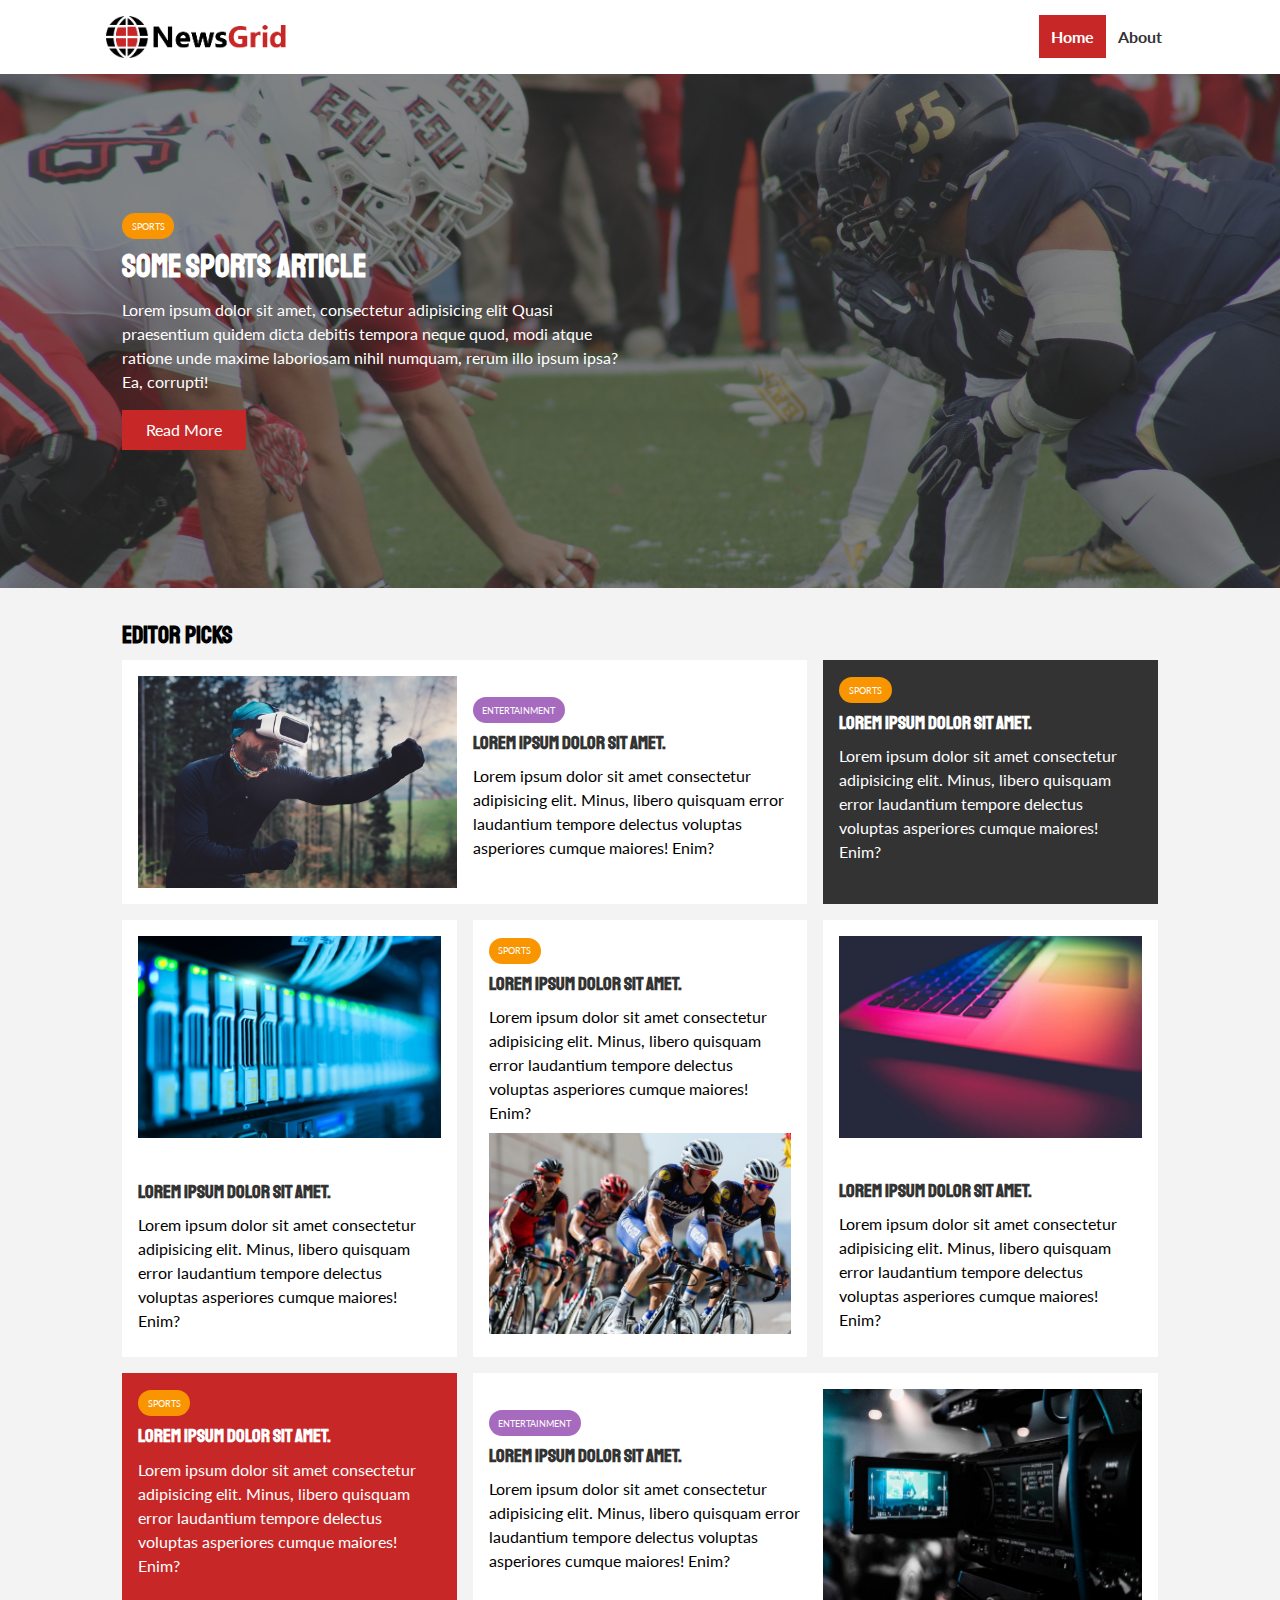
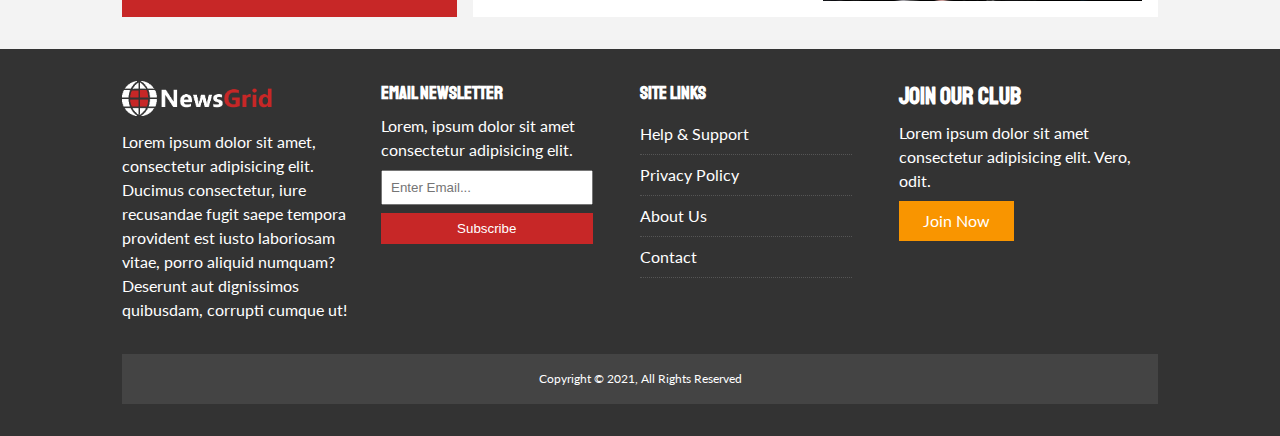
<file: index.html>
<!DOCTYPE html>
<html lang="en">
<head>
    <meta charset="UTF-8">
    <meta http-equiv="X-UA-Compatible" content="IE=edge">
    <meta name="viewport" content="width=device-width, initial-scale=1.0">

    <link rel="stylesheet" href="css/style.css">
    <link rel="stylesheet" media="screen and (max-width: 768px)" href="css/mobile.css">
    <link rel="stylesheet" href="https://use.fontawesome.com/releases/v5.6.3/css/all.css" integrity="sha384-UHRtZLI+pbxtHCWp1t77Bi1L4ZtiqrqD80Kn4Z8NTSRyMA2Fd33n5dQ8lWUE00s/" crossorigin="anonymous">
    <link rel="shortcut icon" type="image/x-icon" href="favicon.ico">
    <link href="https://fonts.googleapis.com/css2?family=Lato&family=Staatliches&display=swap" rel="stylesheet">


    <title>NewsGrid | Latest News</title>
</head>
<body>
    

    <nav id="main-nav">
        <div class="container">
            <img src="img/logo.png" alt="Newsgrid" class="logo">
            <div class="social">
                <a href="http://facebook.com" target="_blank"> <i class="fab fa-facebook fa-2x"></i> </a>
                <a href="http://twitter.com" target="_blank"> <i class="fab fa-twitter fa-2x"></i> </a>
                <a href="http://instagram.com" target="_blank"> <i class="fab fa-instagram fa-2x"></i> </a>
                <a href="http://youtube.com" target="_blank"> <i class="fab fa-youtube fa-2x"></i> </a>
            </div>

            <ul>
                <li> <a class="current"  href="index.html"> Home </a> </li>
                <li> <a href="about.html"> About </a> </li>
            </ul>

        </div>
    </nav>

    <!-- Showcase -->
    <header id="showcase">
        <div class="container">
            <div class="showcase-container">
                <div class="showcase-content">
                    <div class="category category-sports">Sports</div>
                    <h1>Some Sports Article</h1>
                    <p>Lorem ipsum dolor sit amet, consectetur adipisicing elit 
                       Quasi praesentium quidem dicta debitis tempora neque quod, 
                       modi atque ratione unde maxime laboriosam nihil numquam, 
                       rerum illo ipsum ipsa? Ea, corrupti!</p>

<a href="article.html" class="btn btn-primary"> Read More </a>

                </div>
            </div>
        </div>
    </header>

<!-- Home Articles -->
<section id="home-articles" class="py-2">
    <div class="container">
        <h2> Editor Picks </h2>
        <div class="articles-container">

    <article class="card">
        <img src="img/articles/ent1.jpg" alt="">
        <div>
        <div class="category category-ent"> Entertainment </div>
        <h3>
            <a href="article.html"> Lorem ipsum dolor sit amet. </a>
        </h3>
        <p>Lorem ipsum dolor sit amet consectetur adipisicing elit. Minus, libero quisquam error laudantium tempore delectus voluptas asperiores cumque maiores! Enim? </p>
        </div>
    </article>

    <article class="card bg-dark">
        <div class="category category-sports"> Sports </div>
        <h3>
            <a href="article.html"> Lorem ipsum dolor sit amet. </a>
        </h3>
        <p>Lorem ipsum dolor sit amet consectetur adipisicing elit. Minus, libero quisquam error laudantium tempore delectus voluptas asperiores cumque maiores! Enim? </p>
    </article>

    <article class="card">
        <img src="img/articles/tech1.jpg" alt="">
        <div class="category category-tech"> Technology </div>
        <h3>
            <a href="article.html"> Lorem ipsum dolor sit amet. </a>
        </h3>
        <p>Lorem ipsum dolor sit amet consectetur adipisicing elit. Minus, libero quisquam error laudantium tempore delectus voluptas asperiores cumque maiores! Enim? </p>
    </article>

    <article class="card">
        <div class="category category-sports"> Sports </div>
        <h3>
            <a href="article.html"> Lorem ipsum dolor sit amet. </a>
        </h3>
        <p>Lorem ipsum dolor sit amet consectetur adipisicing elit. Minus, libero quisquam error laudantium tempore delectus voluptas asperiores cumque maiores! Enim? </p>
        <img src="img/articles/sports1.jpg" alt="">
    </article>

    <article class="card">
        <img src="img/articles/tech2.jpg" alt="">
        <div class="category category-tech"> Technology </div>
        <h3>
            <a href="article.html"> Lorem ipsum dolor sit amet. </a>
        </h3>
        <p>Lorem ipsum dolor sit amet consectetur adipisicing elit. Minus, libero quisquam error laudantium tempore delectus voluptas asperiores cumque maiores! Enim? </p>
    </article>

<article class="card bg-primary">
        <div class="category category-sports"> Sports </div>
        <h3>
            <a href="article.html"> Lorem ipsum dolor sit amet. </a>
        </h3>
        <p>Lorem ipsum dolor sit amet consectetur adipisicing elit. Minus, libero quisquam error laudantium tempore delectus voluptas asperiores cumque maiores! Enim? </p>
</article>

<article class="card">
    <div>
    <div class="category category-ent"> Entertainment </div>
    <h3>
        <a href="article.html"> Lorem ipsum dolor sit amet. </a>
    </h3>
    <p>Lorem ipsum dolor sit amet consectetur adipisicing elit. Minus, libero quisquam error laudantium tempore delectus voluptas asperiores cumque maiores! Enim? </p>
    </div>
    <img src="img/articles/ent2.jpg" alt="">
</article>
</div>
</div>
</section>

<!-- Footer -->
<footer id="main-footer" class="py-2" >
    <div class="container footer-container">
        <div>
        <img src="img/logo_light.png" alt="NewsGrid">
        <p>Lorem ipsum dolor sit amet, consectetur adipisicing elit. Ducimus consectetur, iure recusandae fugit saepe tempora provident est iusto laboriosam vitae, porro aliquid numquam? Deserunt aut dignissimos quibusdam, corrupti cumque ut!</p>
    </div>


        <div>
                <h3>Email Newsletter</h3>
                <p>Lorem, ipsum dolor sit amet consectetur adipisicing elit.</p>
            <form>
                <input type="email" placeholder="Enter Email...">
                <input type="submit" value="Subscribe" class="btn btn-primary">
            </form>
        </div>


<div>
    <h3>Site Links</h3>
    <ul class="list">
        <li><a href="#">Help & Support </a></li>
        <li><a href="#">Privacy Policy</a></li>
        <li><a href="#">About Us </a></li>
        <li><a href="#">Contact </a></li>
    </ul>
</div>

<div>
    <h2>Join Our Club</h2>
    <p>Lorem ipsum dolor sit amet consectetur adipisicing elit. Vero, odit.</p>
    <a href="" class="btn btn-secondary"> Join Now </a>
</div>

<div>
    <p>
        Copyright &copy; 2021, All Rights Reserved
    </p>
</div>

</div>
</footer>

</body>
</html>
</file>
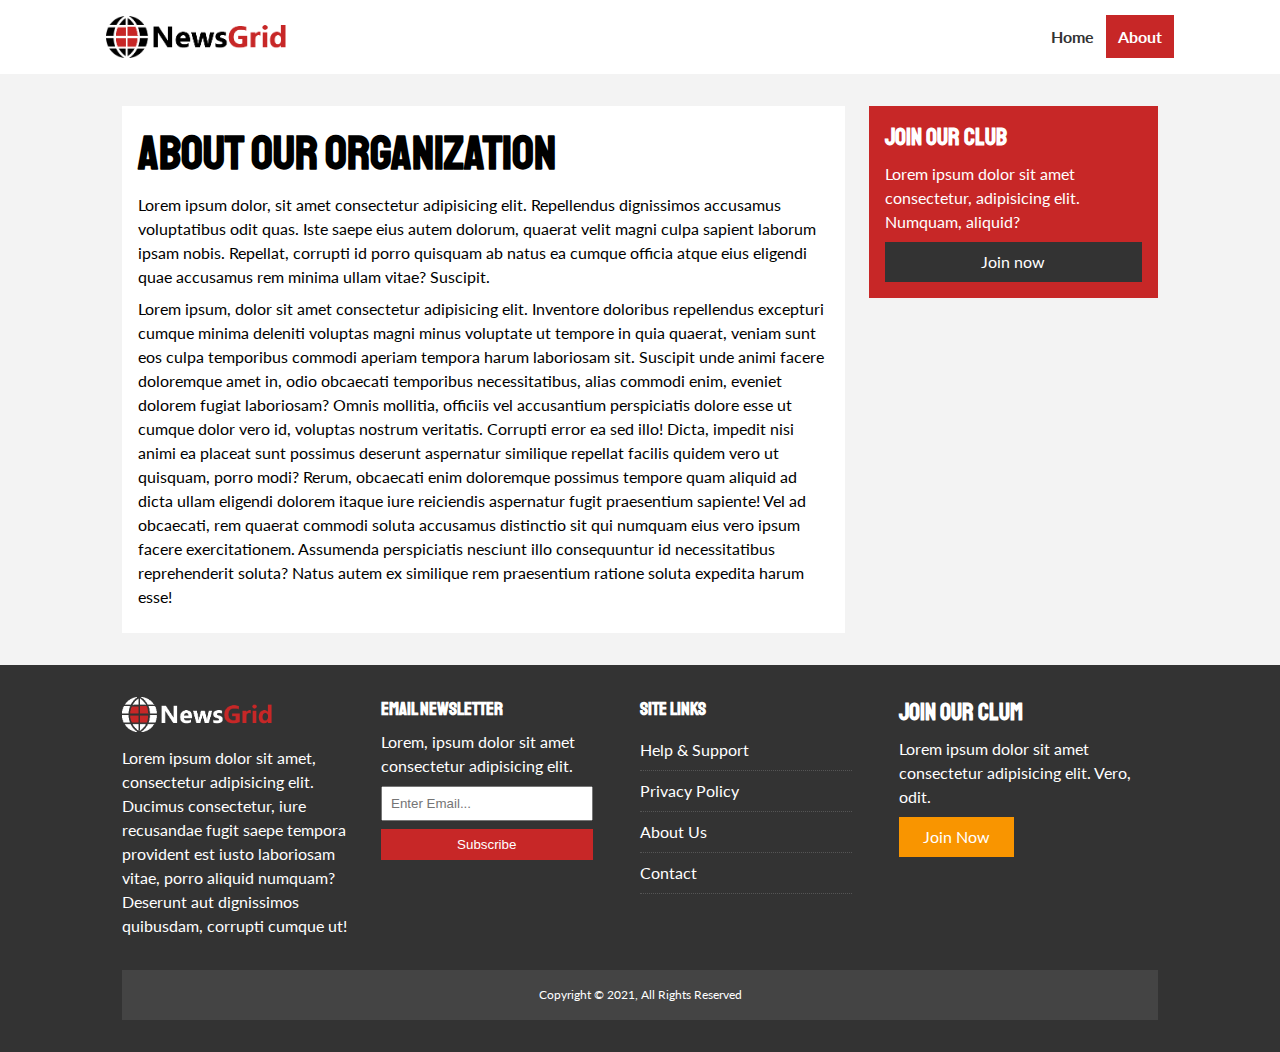
<file: about.html>
<!DOCTYPE html>
<html lang="en">
<head>
    <meta charset="UTF-8">
    <meta http-equiv="X-UA-Compatible" content="IE=edge">
    <meta name="viewport" content="width=device-width, initial-scale=1.0">

    <link rel="stylesheet" href="css/style.css">
    <link rel="stylesheet" media="screen and (max-width: 768px)" href="css/mobile.css">
    <link rel="stylesheet" href="https://use.fontawesome.com/releases/v5.6.3/css/all.css" integrity="sha384-UHRtZLI+pbxtHCWp1t77Bi1L4ZtiqrqD80Kn4Z8NTSRyMA2Fd33n5dQ8lWUE00s/" crossorigin="anonymous">
    <link rel="shortcut icon" type="image/x-icon" href="favicon.ico">
    <link href="https://fonts.googleapis.com/css2?family=Lato&family=Staatliches&display=swap" rel="stylesheet">


    <title>NewsGrid | About</title>
</head>
<body>
    

    <nav id="main-nav">
        <div class="container">
            <img src="img/logo.png" alt="Newsgrid" class="logo">
            <div class="social">
                <a href="http://facebook.com" target="_blank"> <i class="fab fa-facebook fa-2x"></i> </a>
                <a href="http://twitter.com" target="_blank"> <i class="fab fa-twitter fa-2x"></i> </a>
                <a href="http://instagram.com" target="_blank"> <i class="fab fa-instagram fa-2x"></i> </a>
                <a href="http://youtube.com" target="_blank"> <i class="fab fa-youtube fa-2x"></i> </a>
            </div>

            <ul>
                <li> <a href="index.html"> Home </a> </li>
                <li> <a class="current" href="about.html"> About </a> </li>
            </ul>

        </div>
    </nav>

    <section id="about">
        <div class="container">
            <div class="page-container">
                <article class="card">
                   <h1 class="l-heading">About Our Organization</h1> 
                   <p>Lorem ipsum dolor, sit amet consectetur adipisicing elit. Repellendus dignissimos accusamus voluptatibus odit quas. Iste saepe eius autem dolorum, quaerat velit magni culpa sapient laborum ipsam nobis. Repellat, corrupti id porro quisquam ab natus ea cumque officia atque eius eligendi quae accusamus rem minima ullam vitae? Suscipit.</p>
                   <p>Lorem ipsum, dolor sit amet consectetur adipisicing elit. Inventore doloribus repellendus excepturi cumque minima deleniti voluptas magni minus voluptate ut tempore in quia quaerat, veniam sunt eos culpa temporibus commodi aperiam tempora harum laboriosam sit. Suscipit unde animi facere doloremque amet in, odio obcaecati temporibus necessitatibus, alias commodi enim, eveniet dolorem fugiat laboriosam? Omnis mollitia, officiis vel accusantium perspiciatis dolore esse ut cumque dolor vero id, voluptas nostrum veritatis. Corrupti error ea sed illo! Dicta, impedit nisi animi ea placeat sunt possimus deserunt aspernatur similique repellat facilis quidem vero ut quisquam, porro modi? Rerum, obcaecati enim doloremque possimus tempore quam aliquid ad dicta ullam eligendi dolorem itaque iure reiciendis aspernatur fugit praesentium sapiente! Vel ad obcaecati, rem quaerat commodi soluta accusamus distinctio sit qui numquam eius vero ipsum facere exercitationem. Assumenda perspiciatis nesciunt illo consequuntur id necessitatibus reprehenderit soluta? Natus autem ex similique rem praesentium ratione soluta expedita harum esse!</p>

                </article>
                <aside class="card bg-primary">
<h2>Join Our Club</h2>
<p>Lorem ipsum dolor sit amet consectetur, adipisicing elit. Numquam, aliquid?</p>
<a href="
" class="btn btn-dark btn-block"> Join now </a>
                </aside>
            </div>
        </div>
    </section>
   

<!-- Footer -->
<footer id="main-footer" class="py-2" >
    <div class="container footer-container">
        <div>
        <img src="img/logo_light.png" alt="NewsGrid">
        <p>Lorem ipsum dolor sit amet, consectetur adipisicing elit. Ducimus consectetur, iure recusandae fugit saepe tempora provident est iusto laboriosam vitae, porro aliquid numquam? Deserunt aut dignissimos quibusdam, corrupti cumque ut!</p>
    </div>


        <div>
                <h3>Email Newsletter</h3>
                <p>Lorem, ipsum dolor sit amet consectetur adipisicing elit.</p>
            <form>
                <input type="email" placeholder="Enter Email...">
                <input type="submit" value="Subscribe" class="btn btn-primary">
            </form>
        </div>


<div>
    <h3>Site Links</h3>
    <ul class="list">
        <li><a href="#">Help & Support </a></li>
        <li><a href="#">Privacy Policy</a></li>
        <li><a href="#">About Us </a></li>
        <li><a href="#">Contact </a></li>
    </ul>
</div>

<div>
    <h2>Join Our Clum</h2>
    <p>Lorem ipsum dolor sit amet consectetur adipisicing elit. Vero, odit.</p>
    <a href="" class="btn btn-secondary"> Join Now </a>
</div>

<div>
    <p>
        Copyright &copy; 2021, All Rights Reserved
    </p>
</div>

</div>
</footer>

</body>
</html>
</file>
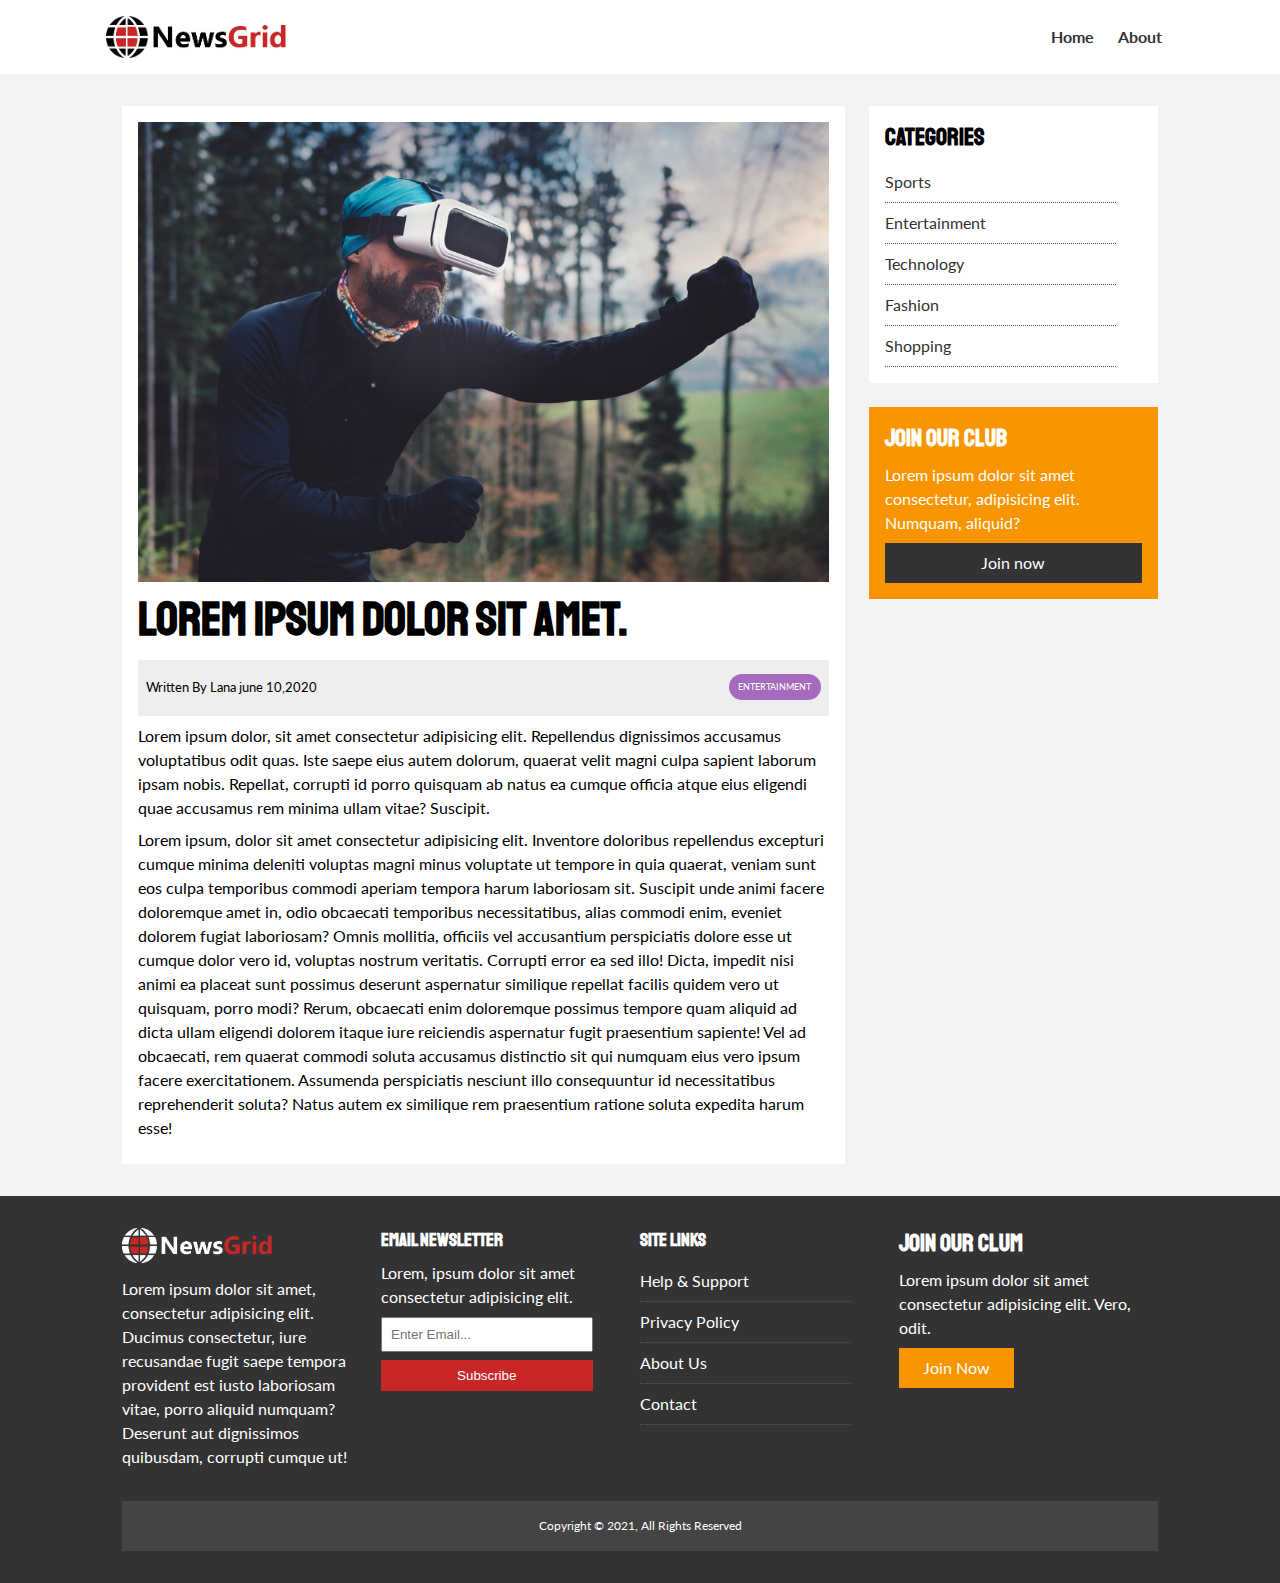
<file: article.html>
<!DOCTYPE html>
<html lang="en">
<head>
    <meta charset="UTF-8">
    <meta http-equiv="X-UA-Compatible" content="IE=edge">
    <meta name="viewport" content="width=device-width, initial-scale=1.0">

    <link rel="stylesheet" href="css/style.css">
    <link rel="stylesheet" media="screen and (max-width: 768px)" href="css/mobile.css">
    <link rel="stylesheet" href="https://use.fontawesome.com/releases/v5.6.3/css/all.css" integrity="sha384-UHRtZLI+pbxtHCWp1t77Bi1L4ZtiqrqD80Kn4Z8NTSRyMA2Fd33n5dQ8lWUE00s/" crossorigin="anonymous">
    <link rel="shortcut icon" type="image/x-icon" href="favicon.ico">
    <link href="https://fonts.googleapis.com/css2?family=Lato&family=Staatliches&display=swap" rel="stylesheet">


    <title>NewsGrid | Latest News</title>
</head>
<body>
    

    <nav id="main-nav">
        <div class="container">
            <img src="img/logo.png" alt="Newsgrid" class="logo">
            <div class="social">
                <a href="http://facebook.com" target="_blank"> <i class="fab fa-facebook fa-2x"></i> </a>
                <a href="http://twitter.com" target="_blank"> <i class="fab fa-twitter fa-2x"></i> </a>
                <a href="http://instagram.com" target="_blank"> <i class="fab fa-instagram fa-2x"></i> </a>
                <a href="http://youtube.com" target="_blank"> <i class="fab fa-youtube fa-2x"></i> </a>
            </div>

            <ul>
                <li> <a href="index.html"> Home </a> </li>
                <li> <a href="about.html"> About </a> </li>
            </ul>

        </div>
    </nav>

    <section id="article">
        <div class="container">
            <div class="page-container">
                <article class="card">
                    <img src="img/articles/ent1.jpg" alt="">
                   <h1 class="l-heading">Lorem ipsum dolor sit amet.</h1> 
                   <div class="meta">
                       <small>
                           <i class="fas fa-user"></i> Written By Lana june 10,2020
                       </small>
                       <div class="category category-ent"> Entertainment </div>
                   </div>
                   <p>Lorem ipsum dolor, sit amet consectetur adipisicing elit. Repellendus dignissimos accusamus voluptatibus odit quas. Iste saepe eius autem dolorum, quaerat velit magni culpa sapient laborum ipsam nobis. Repellat, corrupti id porro quisquam ab natus ea cumque officia atque eius eligendi quae accusamus rem minima ullam vitae? Suscipit.</p>
                   <p>Lorem ipsum, dolor sit amet consectetur adipisicing elit. Inventore doloribus repellendus excepturi cumque minima deleniti voluptas magni minus voluptate ut tempore in quia quaerat, veniam sunt eos culpa temporibus commodi aperiam tempora harum laboriosam sit. Suscipit unde animi facere doloremque amet in, odio obcaecati temporibus necessitatibus, alias commodi enim, eveniet dolorem fugiat laboriosam? Omnis mollitia, officiis vel accusantium perspiciatis dolore esse ut cumque dolor vero id, voluptas nostrum veritatis. Corrupti error ea sed illo! Dicta, impedit nisi animi ea placeat sunt possimus deserunt aspernatur similique repellat facilis quidem vero ut quisquam, porro modi? Rerum, obcaecati enim doloremque possimus tempore quam aliquid ad dicta ullam eligendi dolorem itaque iure reiciendis aspernatur fugit praesentium sapiente! Vel ad obcaecati, rem quaerat commodi soluta accusamus distinctio sit qui numquam eius vero ipsum facere exercitationem. Assumenda perspiciatis nesciunt illo consequuntur id necessitatibus reprehenderit soluta? Natus autem ex similique rem praesentium ratione soluta expedita harum esse!</p>

                </article>
<aside id="categories" class="card">
    <h2>Categories</h2>
    <ul class="list">
        <li><a href="#"> <i class="fas fa-chevron-right"></i>Sports</a></li>
        <li><a href="#"> <i class="fas fa-chevron-right"></i>Entertainment</a></li>
        <li><a href="#"> <i class="fas fa-chevron-right"></i>Technology</a></li>
        <li><a href="#"> <i class="fas fa-chevron-right"></i>Fashion</a></li>
        <li><a href="#"> <i class="fas fa-chevron-right"></i>Shopping</a></li>
    </ul>
</aside>



                <aside class="card bg-secondary">
<h2>Join Our Club</h2>
<p>Lorem ipsum dolor sit amet consectetur, adipisicing elit. Numquam, aliquid?</p>
<a href="
" class="btn btn-dark btn-block"> Join now </a>
                </aside>
            </div>
        </div>
    </section>
   

<!-- Footer -->
<footer id="main-footer" class="py-2" >
    <div class="container footer-container">
        <div>
        <img src="img/logo_light.png" alt="NewsGrid">
        <p>Lorem ipsum dolor sit amet, consectetur adipisicing elit. Ducimus consectetur, iure recusandae fugit saepe tempora provident est iusto laboriosam vitae, porro aliquid numquam? Deserunt aut dignissimos quibusdam, corrupti cumque ut!</p>
    </div>


        <div>
                <h3>Email Newsletter</h3>
                <p>Lorem, ipsum dolor sit amet consectetur adipisicing elit.</p>
            <form>
                <input type="email" placeholder="Enter Email...">
                <input type="submit" value="Subscribe" class="btn btn-primary">
            </form>
        </div>


<div>
    <h3>Site Links</h3>
    <ul class="list">
        <li><a href="#">Help & Support </a></li>
        <li><a href="#">Privacy Policy</a></li>
        <li><a href="#">About Us </a></li>
        <li><a href="#">Contact </a></li>
    </ul>
</div>

<div>
    <h2>Join Our Clum</h2>
    <p>Lorem ipsum dolor sit amet consectetur adipisicing elit. Vero, odit.</p>
    <a href="" class="btn btn-secondary"> Join Now </a>
</div>

<div>
    <p>
        Copyright &copy; 2021, All Rights Reserved
    </p>
</div>

</div>
</footer>

</body>
</html>
</file>
<file: css/style.css>
:root{
    --primary-color:#c72727;
    --secondary-color:#f99500;
    --light-color:#f3f3f3;
    --dark-color:#333;
    --max-width:1100px;
}
.category {
    --sports-color:#f99500;
    --ent-color:#a66bbe;
    --tech-color:#009cff;
}

*{
    margin: 0;
    padding: 0;
    box-sizing: border-box;
}
body {
    font-family: 'lato', sans-serif;
    line-height: 1.5;
    background: var(--light-color);
}
a {
    color: #333 ;
    text-decoration: none;
}
p {
    margin:.5rem 0 ;
}
ul {
    list-style: none;
}
img {
    width: 100%;
}
h1, h2, h3, h4, h5, h6 {
    font-family: 'Staatliches', cursive;
    margin-bottom: 0.55rem;
    line-height: 1.3;
}

/* Utility */
.container {
    max-width: var(--max-width);
    margin: auto;
    padding: 0 2rem;
    overflow: hidden;
}

.category {
    display: inline-block;
    color: #fff;
    font-size: 0.55rem;
    text-transform: uppercase;
    padding: 0.4rem 0.6rem;
    border-radius: 15px;
    margin-bottom: 0.5rem;
}

.category-sports { 
    background: var(--sports-color);
}
.category-ent { 
    background: var(--ent-color);
}
.category-tach { 
    background: var(--sports-tech);
}

.btn {
    display: inline-block;
    border: none;
    background: var(--dark-color);
    color: #fff;
    padding: 0.5rem 1.5rem;
}
.btn-light {
    background: var(--light-color);
}
.btn-primary {
    background: var(--primary-color);
}
.btn-secondary {
    background: var(--secondary-color);
}

.btn-block {
    display: block;
    width: 100%;
    text-align: center;
}

.btn:hover {
    opacity: 0.9;
}

.card {
background: #fff;
padding: 1rem;
}

.bg-dark {
    background: var(--dark-color);
    color: #fff;
}
.bg-primary {
    background: var(--primary-color);
    color: #fff;
}
.bg-secondary {
    background: var(--secondary-color);
    color: #fff;
}

.bg-dark h1,
.bg-dark h2,
.bg-dark h3,
.bg-dark a,
.bg-primary h1,
.bg-primary h2,
.bg-primary h3,
.bg-primary a,
.bg-secondary h1,
.bg-secondary h2,
.bg-secondary h3,
.bg-secondary a {
    color: #fff;
}

.py-1 {padding: 1.5rem 0;}
.py-2 {padding: 2rem 0;}
.py-3 {padding: 3rem 0;}
.p-1 {padding: 1.5rem ;}
.p-2 {padding: 2rem ;}
.p-3 {padding: 3rem ;}

.l-heading{
    font-size: 3rem;
}

.list li {
    padding: .5rem 0;
    border-bottom: #555 dotted 1px;
    width: 90%;
}
.list li a:hover {
    color: var(--primary-color) !important;
}
/* Inner page grid container */
.page-container {
    display: grid;
    grid-template-columns:5fr 2fr ;
    grid-gap:1.5rem ;
    margin: 2rem 0;
}
.page-container > *:first-child{
    grid-row: 1/span 3;
}


/* Navigation */
#main-nav {
    background: #fff;
    position: sticky;
    top: 0;
    z-index: 2;
}

#main-nav .container {
    display: grid;
    grid-template-columns: 6fr 3fr 2fr;
    padding: 1rem;
    align-items: center;
}

#main-nav .logo {
    width: 180px;
}
#main-nav ul {
    justify-self:end;
    display: flex;
}
#main-nav ul li a {
    padding: 0.75rem;
    font-weight: bold;
}

#main-nav ul li a.current {
    background: var(--primary-color);
    color: #fff;
}
#main-nav ul li a:hover {
    background: var(--light-color);
    color: var(--dark-color);
}
#main-nav .social {
    justify-self: center;
}
#main-nav .social i {
    color: #777;
    margin-right: 0.5rem;
}

/* Showcase */
#showcase {
    color: #fff;
    background: #333;
    padding: 2rem;
    position: relative;
}
#showcase:before {
    content:'';
    background: url('../img/featured.jpg') no-repeat center center/cover;
    position: absolute;
    top: 0;
    left: 0;
    width: 100%;
    height: 100%;
    opacity: 0.4;
}
#showcase .showcase-container {
    display: grid;
    grid-template-columns: repeat(2,1fr);
    justify-content: center;
    align-items: center;
    height: 50vh;
}
#showcase .showcase-content {
    z-index: 1;
}
#showcase .showcase-content p {
margin-bottom: 1rem;
}

/* Home Articles */
#home-articles .articles-container {
    display: grid;
    grid-template-columns: repeat(3, 1fr);
    grid-gap: 1rem;

}
#home-articles .articles-container > *:first-child , 
#home-articles .articles-container > *:last-child
{
    display: grid;
    grid-template-columns: repeat(2,1fr) ;
    grid-gap: 1rem;
    grid-column: 1 /span 2;
    align-items: center;
}
#home-articles .articles-container > *:last-child {
    grid-column: 2 /span 2;
}
#article .meta {
    display: flex;
    justify-content: space-between;
    align-items: center;
    background-color: #eee;
    padding: 0.5rem;
}
#article .meta .category{
    margin-top: 0.4rem;
}


/* Footer */
#main-footer {
    background: var(--dark-color);
    color: #fff;
}
#main-footer img {
    width: 150px;
}
#main-footer a {
    color: #fff;
}
#main-footer .footer-container {
    display: grid;
    grid-template-columns: repeat(4, 1fr);
    grid-gap: 1.5rem;
}
#main-footer .footer-container > *:last-child {
    background: #444;
    grid-column: 1 /span4;
    padding: .5rem;
    text-align: center;
    font-size: 00.75rem;
}

#main-footer .footer-container input[type='email'] {
width: 90%;
padding: 0.5rem;
margin-bottom: 0.5rem;
}

#main-footer .footer-container input[type='submit'] {
    width: 90%;
}
</file>
<file: css/mobile.css>
/* Navigation */
#main-nav .social {
    display: none;
  }
  
  #main-nav .container {
    grid-template-columns: 1fr;
    grid-gap: 1.2rem;
  }
  
  #main-nav ul,
  #main-nav .logo {
    justify-self: center;
  }
  
  #main-nav ul li a {
    padding: 0.50rem;
  }
  
  #home-articles .articles-container {
    grid-template-columns: repeat(2, 1fr);
  }
  
  #home-articles .articles-container > *:first-child,
  #home-articles .articles-container > *:last-child {
    grid-template-columns: 1fr;
    grid-column: 1;
  }
  
  @media(max-width: 600px) {
    /* Stack Grid Items */
    #showcase .showcase-container,
    #home-articles .articles-container,
    #main-footer .footer-container {
      grid-template-columns: 1fr;
    }
  
    #main-footer .footer-container > *:last-child {
      grid-column: 1;
    }
  
    #main-footer .footer-container > *:first-child,
    #main-footer .footer-container > *:nth-child(2){
      border-bottom: #444 dotted 1px;
      padding-bottom: 1rem;
    }

     /* #main-footer .footer-container > *:last-child,
    #main-footer .footer-container > *:nth-child(3),
    #main-footer .footer-container > *:nth-child(4)
    {
        border: none;
    } */

  
    .page-container {
      grid-template-columns: 1fr;
      text-align: center;
    }
  
    .page-container > *:first-child {
      grid-row: 1;
    }
  
    .l-heading {
      font-size: 2rem;
    }
  }
</file>
